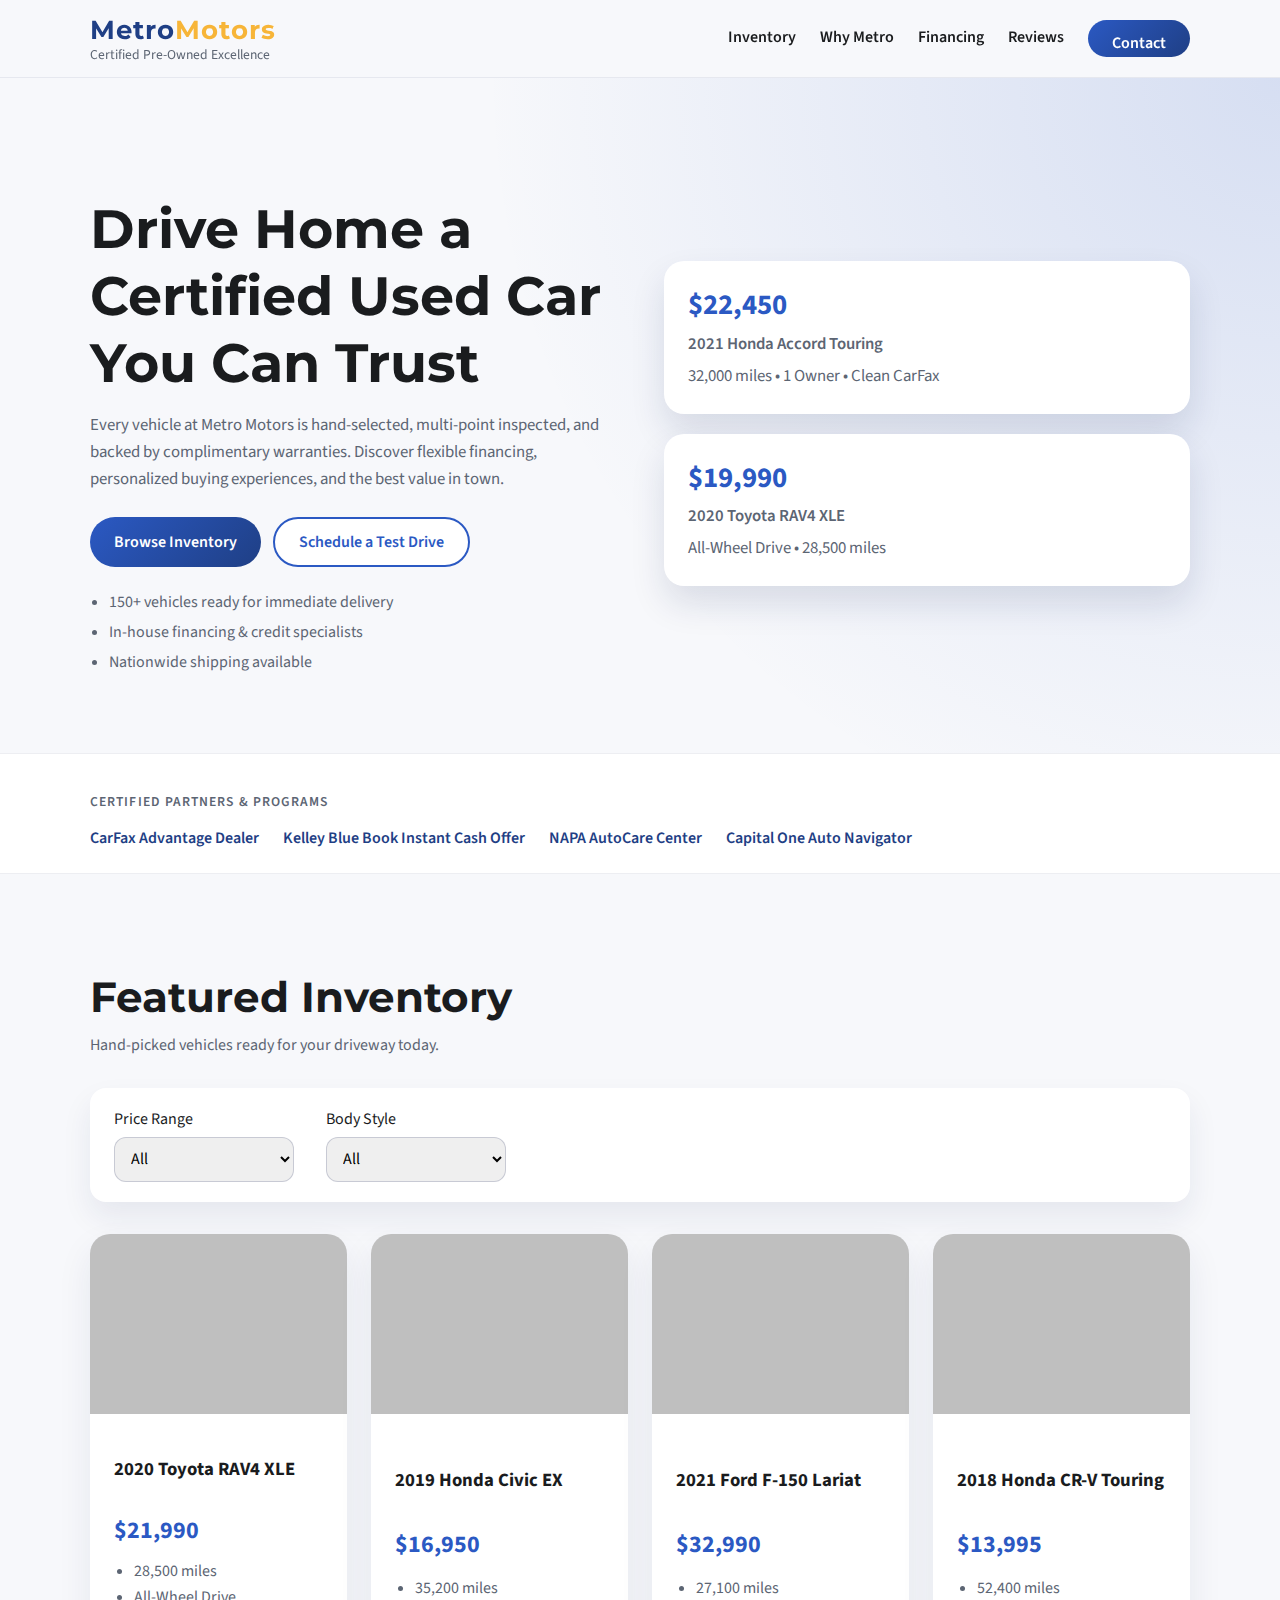
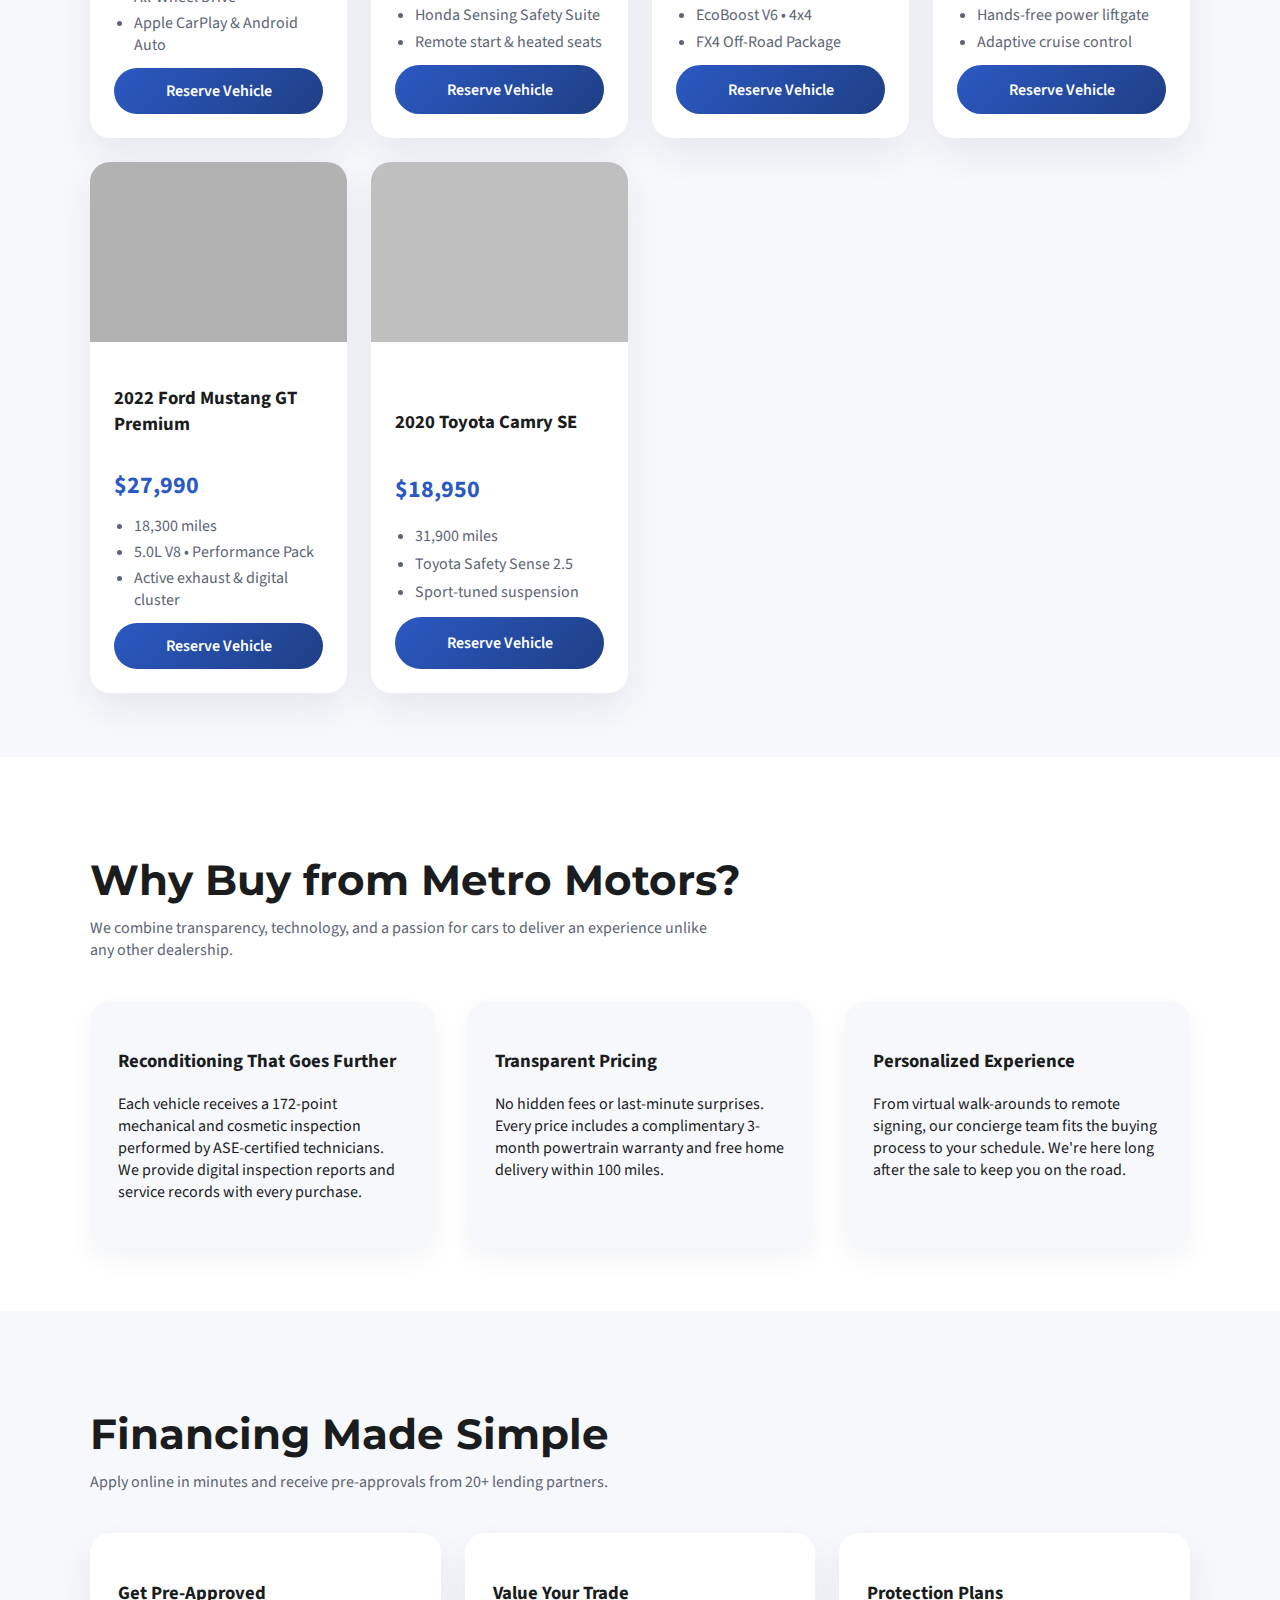
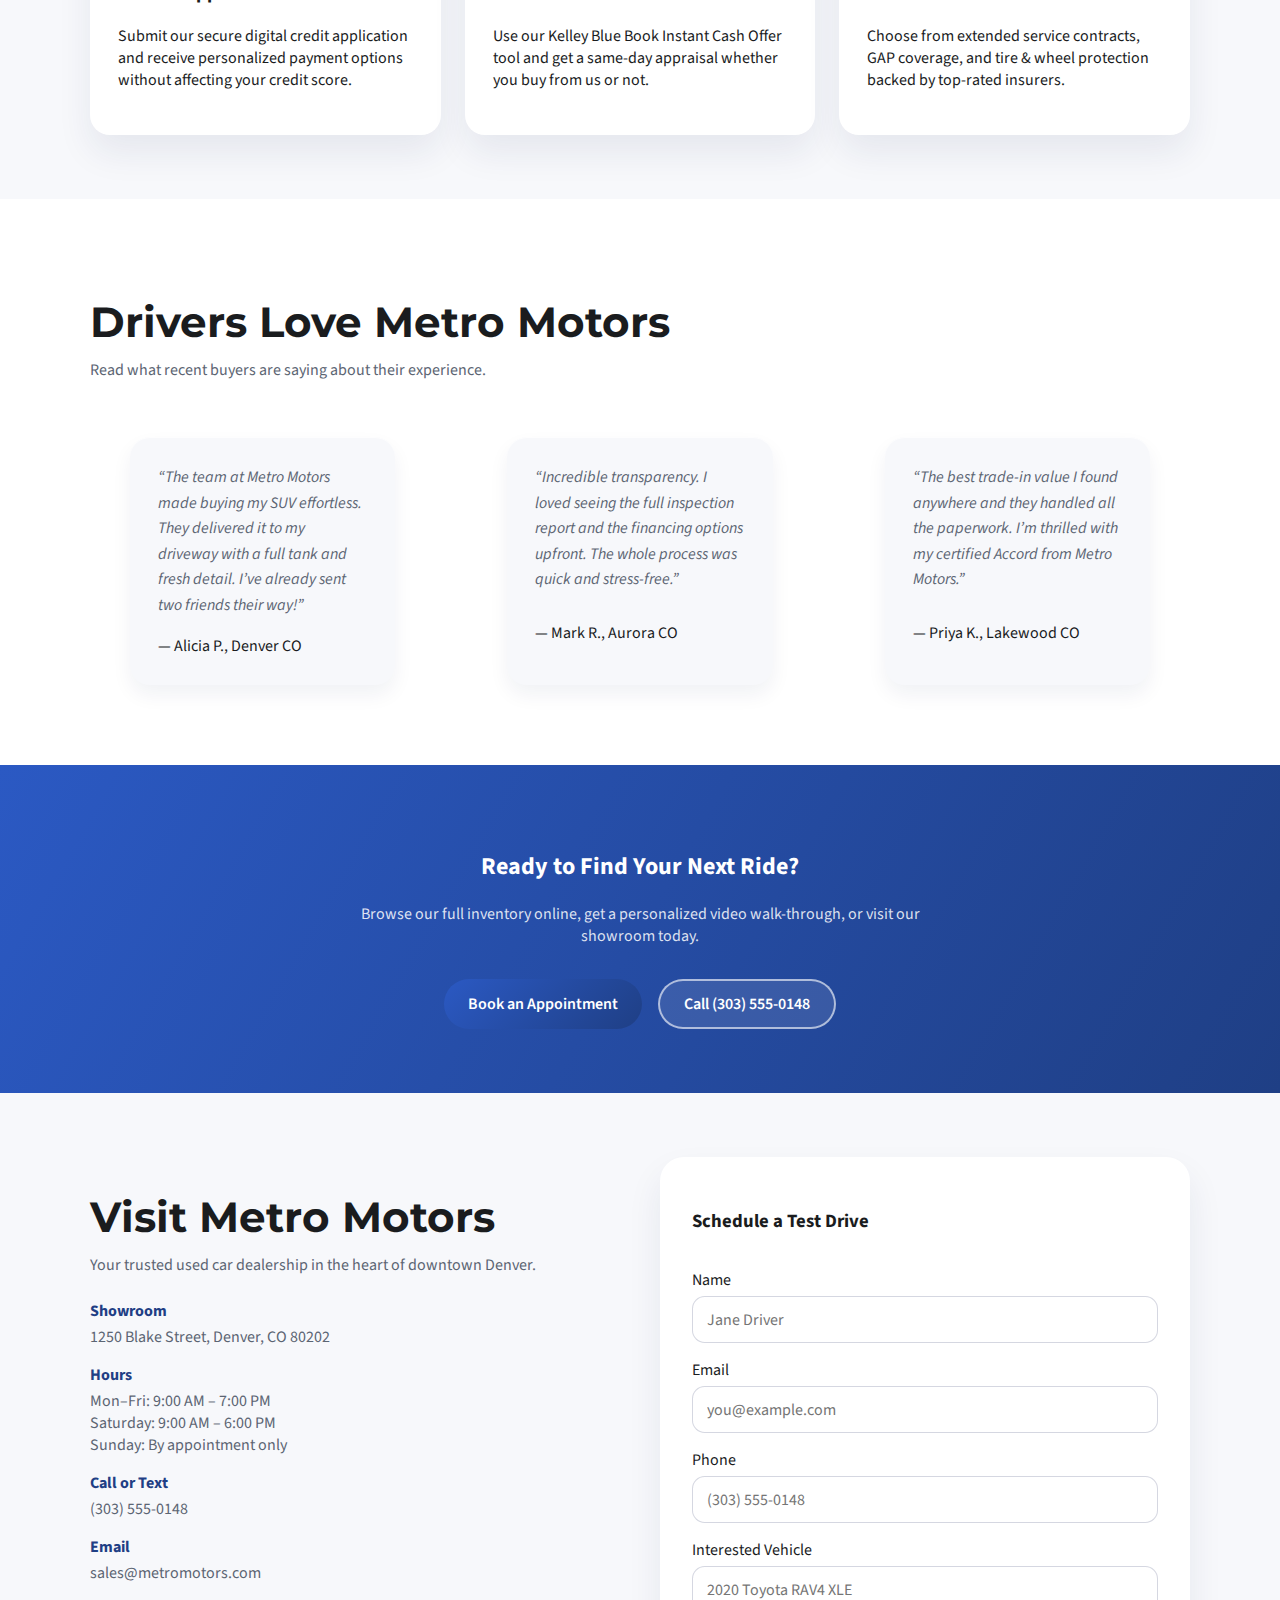
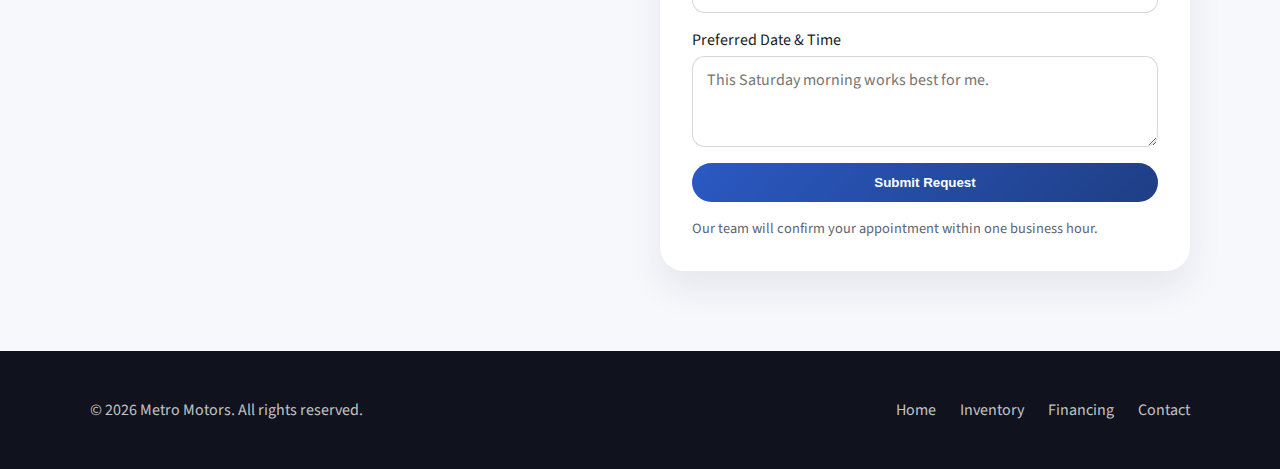
<file: index.html>
<!DOCTYPE html>
<html lang="en">
  <head>
    <meta charset="UTF-8" />
    <meta name="viewport" content="width=device-width, initial-scale=1" />
    <title>Metro Motors | Quality Used Cars in Your City</title>
    <meta
      name="description"
      content="Metro Motors is your trusted used car dealership offering certified pre-owned vehicles, flexible financing, and unbeatable customer service."
    />
    <link rel="preconnect" href="https://fonts.googleapis.com" />
    <link rel="preconnect" href="https://fonts.gstatic.com" crossorigin />
    <link
      href="https://fonts.googleapis.com/css2?family=Montserrat:wght@400;500;600;700&family=Source+Sans+3:wght@300;400;600&display=swap"
      rel="stylesheet"
    />
    <link rel="stylesheet" href="assets/styles.css" />
  </head>
  <body>
    <header class="site-header">
      <div class="container">
        <div class="branding">
          <span class="logo">Metro<span>Motors</span></span>
          <p class="tagline">Certified Pre-Owned Excellence</p>
        </div>
        <nav class="site-nav" aria-label="Primary">
          <a href="#inventory">Inventory</a>
          <a href="#why-us">Why Metro</a>
          <a href="#financing">Financing</a>
          <a href="#testimonials">Reviews</a>
          <a href="#contact" class="button">Contact</a>
        </nav>
      </div>
    </header>

    <main>
      <section class="hero" id="hero">
        <div class="container">
          <div class="hero-copy">
            <h1>Drive Home a Certified Used Car You Can Trust</h1>
            <p>
              Every vehicle at Metro Motors is hand-selected, multi-point inspected, and backed by complimentary warranties. Discover flexible financing, personalized buying experiences, and the best value in town.
            </p>
            <div class="hero-actions">
              <a class="button" href="#inventory">Browse Inventory</a>
              <a class="button secondary" href="#contact">Schedule a Test Drive</a>
            </div>
            <ul class="hero-highlights">
              <li>150+ vehicles ready for immediate delivery</li>
              <li>In-house financing &amp; credit specialists</li>
              <li>Nationwide shipping available</li>
            </ul>
          </div>
          <div class="hero-showcase" aria-hidden="true">
            <div class="showcase-card">
              <div class="showcase-price">$22,450</div>
              <p class="showcase-model">2021 Honda Accord Touring</p>
              <p class="showcase-details">32,000 miles • 1 Owner • Clean CarFax</p>
            </div>
            <div class="showcase-card">
              <div class="showcase-price">$19,990</div>
              <p class="showcase-model">2020 Toyota RAV4 XLE</p>
              <p class="showcase-details">All-Wheel Drive • 28,500 miles</p>
            </div>
          </div>
        </div>
      </section>

      <section class="trusted-partners" aria-label="Partner recognitions">
        <div class="container">
          <p class="partners-heading">Certified Partners &amp; Programs</p>
          <ul class="partner-logos">
            <li>CarFax Advantage Dealer</li>
            <li>Kelley Blue Book Instant Cash Offer</li>
            <li>NAPA AutoCare Center</li>
            <li>Capital One Auto Navigator</li>
          </ul>
        </div>
      </section>

      <section class="inventory" id="inventory" aria-labelledby="inventory-heading">
        <div class="container">
          <div class="section-heading">
            <h2 id="inventory-heading">Featured Inventory</h2>
            <p>Hand-picked vehicles ready for your driveway today.</p>
          </div>

          <form class="inventory-filters" aria-label="Filter vehicles">
            <div class="form-group">
              <label for="filter-price">Price Range</label>
              <select id="filter-price" name="price">
                <option value="all">All</option>
                <option value="under-15000">Under $15,000</option>
                <option value="15000-25000">$15,000 – $25,000</option>
                <option value="25000-35000">$25,000 – $35,000</option>
                <option value="over-35000">Over $35,000</option>
              </select>
            </div>
            <div class="form-group">
              <label for="filter-type">Body Style</label>
              <select id="filter-type" name="type">
                <option value="all">All</option>
                <option value="suv">SUV</option>
                <option value="sedan">Sedan</option>
                <option value="truck">Truck</option>
                <option value="coupe">Coupe</option>
              </select>
            </div>
          </form>

          <div class="inventory-grid" id="inventory-grid">
            <article class="vehicle-card" data-price="21990" data-type="suv">
              <div class="vehicle-media vehicle-media--rav4" role="img" aria-label="2020 Toyota RAV4 XLE"></div>
              <div class="vehicle-content">
                <h3>2020 Toyota RAV4 XLE</h3>
                <p class="vehicle-price">$21,990</p>
                <ul class="vehicle-details">
                  <li>28,500 miles</li>
                  <li>All-Wheel Drive</li>
                  <li>Apple CarPlay &amp; Android Auto</li>
                </ul>
                <a class="button" href="#contact">Reserve Vehicle</a>
              </div>
            </article>

            <article class="vehicle-card" data-price="16950" data-type="sedan">
              <div class="vehicle-media vehicle-media--civic" role="img" aria-label="2019 Honda Civic EX"></div>
              <div class="vehicle-content">
                <h3>2019 Honda Civic EX</h3>
                <p class="vehicle-price">$16,950</p>
                <ul class="vehicle-details">
                  <li>35,200 miles</li>
                  <li>Honda Sensing Safety Suite</li>
                  <li>Remote start &amp; heated seats</li>
                </ul>
                <a class="button" href="#contact">Reserve Vehicle</a>
              </div>
            </article>

            <article class="vehicle-card" data-price="32990" data-type="truck">
              <div class="vehicle-media vehicle-media--f150" role="img" aria-label="2021 Ford F-150 Lariat"></div>
              <div class="vehicle-content">
                <h3>2021 Ford F-150 Lariat</h3>
                <p class="vehicle-price">$32,990</p>
                <ul class="vehicle-details">
                  <li>27,100 miles</li>
                  <li>EcoBoost V6 • 4x4</li>
                  <li>FX4 Off-Road Package</li>
                </ul>
                <a class="button" href="#contact">Reserve Vehicle</a>
              </div>
            </article>

            <article class="vehicle-card" data-price="13995" data-type="suv">
              <div class="vehicle-media vehicle-media--crv" role="img" aria-label="2018 Honda CR-V Touring"></div>
              <div class="vehicle-content">
                <h3>2018 Honda CR-V Touring</h3>
                <p class="vehicle-price">$13,995</p>
                <ul class="vehicle-details">
                  <li>52,400 miles</li>
                  <li>Hands-free power liftgate</li>
                  <li>Adaptive cruise control</li>
                </ul>
                <a class="button" href="#contact">Reserve Vehicle</a>
              </div>
            </article>

            <article class="vehicle-card" data-price="27990" data-type="coupe">
              <div class="vehicle-media vehicle-media--mustang" role="img" aria-label="2022 Ford Mustang GT Premium"></div>
              <div class="vehicle-content">
                <h3>2022 Ford Mustang GT Premium</h3>
                <p class="vehicle-price">$27,990</p>
                <ul class="vehicle-details">
                  <li>18,300 miles</li>
                  <li>5.0L V8 • Performance Pack</li>
                  <li>Active exhaust &amp; digital cluster</li>
                </ul>
                <a class="button" href="#contact">Reserve Vehicle</a>
              </div>
            </article>

            <article class="vehicle-card" data-price="18950" data-type="sedan">
              <div class="vehicle-media vehicle-media--camry" role="img" aria-label="2020 Toyota Camry SE"></div>
              <div class="vehicle-content">
                <h3>2020 Toyota Camry SE</h3>
                <p class="vehicle-price">$18,950</p>
                <ul class="vehicle-details">
                  <li>31,900 miles</li>
                  <li>Toyota Safety Sense 2.5</li>
                  <li>Sport-tuned suspension</li>
                </ul>
                <a class="button" href="#contact">Reserve Vehicle</a>
              </div>
            </article>
          </div>
        </div>
      </section>

      <section class="why-us" id="why-us" aria-labelledby="why-us-heading">
        <div class="container">
          <div class="section-heading">
            <h2 id="why-us-heading">Why Buy from Metro Motors?</h2>
            <p>We combine transparency, technology, and a passion for cars to deliver an experience unlike any other dealership.</p>
          </div>
          <div class="why-grid">
            <article>
              <h3>Reconditioning That Goes Further</h3>
              <p>
                Each vehicle receives a 172-point mechanical and cosmetic inspection performed by ASE-certified technicians. We provide digital inspection reports and service records with every purchase.
              </p>
            </article>
            <article>
              <h3>Transparent Pricing</h3>
              <p>
                No hidden fees or last-minute surprises. Every price includes a complimentary 3-month powertrain warranty and free home delivery within 100 miles.
              </p>
            </article>
            <article>
              <h3>Personalized Experience</h3>
              <p>
                From virtual walk-arounds to remote signing, our concierge team fits the buying process to your schedule. We're here long after the sale to keep you on the road.
              </p>
            </article>
          </div>
        </div>
      </section>

      <section class="financing" id="financing" aria-labelledby="financing-heading">
        <div class="container">
          <div class="section-heading">
            <h2 id="financing-heading">Financing Made Simple</h2>
            <p>Apply online in minutes and receive pre-approvals from 20+ lending partners.</p>
          </div>
          <div class="financing-grid">
            <div class="financing-card">
              <h3>Get Pre-Approved</h3>
              <p>
                Submit our secure digital credit application and receive personalized payment options without affecting your credit score.
              </p>
            </div>
            <div class="financing-card">
              <h3>Value Your Trade</h3>
              <p>
                Use our Kelley Blue Book Instant Cash Offer tool and get a same-day appraisal whether you buy from us or not.
              </p>
            </div>
            <div class="financing-card">
              <h3>Protection Plans</h3>
              <p>
                Choose from extended service contracts, GAP coverage, and tire &amp; wheel protection backed by top-rated insurers.
              </p>
            </div>
          </div>
        </div>
      </section>

      <section class="testimonials" id="testimonials" aria-labelledby="testimonials-heading">
        <div class="container">
          <div class="section-heading">
            <h2 id="testimonials-heading">Drivers Love Metro Motors</h2>
            <p>Read what recent buyers are saying about their experience.</p>
          </div>
          <div class="testimonial-grid">
            <figure class="testimonial">
              <blockquote>
                “The team at Metro Motors made buying my SUV effortless. They delivered it to my driveway with a full tank and fresh detail. I’ve already sent two friends their way!”
              </blockquote>
              <figcaption>— Alicia P., Denver CO</figcaption>
            </figure>
            <figure class="testimonial">
              <blockquote>
                “Incredible transparency. I loved seeing the full inspection report and the financing options upfront. The whole process was quick and stress-free.”
              </blockquote>
              <figcaption>— Mark R., Aurora CO</figcaption>
            </figure>
            <figure class="testimonial">
              <blockquote>
                “The best trade-in value I found anywhere and they handled all the paperwork. I’m thrilled with my certified Accord from Metro Motors.”
              </blockquote>
              <figcaption>— Priya K., Lakewood CO</figcaption>
            </figure>
          </div>
        </div>
      </section>

      <section class="cta-banner" aria-labelledby="cta-banner-heading">
        <div class="container">
          <h2 id="cta-banner-heading">Ready to Find Your Next Ride?</h2>
          <p>
            Browse our full inventory online, get a personalized video walk-through, or visit our showroom today.
          </p>
          <div class="cta-actions">
            <a class="button" href="#contact">Book an Appointment</a>
            <a class="button secondary" href="tel:3035550148">Call (303) 555-0148</a>
          </div>
        </div>
      </section>

      <section class="contact" id="contact" aria-labelledby="contact-heading">
        <div class="container">
          <div class="contact-wrapper">
            <div class="contact-info">
              <div class="section-heading">
                <h2 id="contact-heading">Visit Metro Motors</h2>
                <p>Your trusted used car dealership in the heart of downtown Denver.</p>
              </div>
              <dl class="info-list">
                <div>
                  <dt>Showroom</dt>
                  <dd>1250 Blake Street, Denver, CO 80202</dd>
                </div>
                <div>
                  <dt>Hours</dt>
                  <dd>
                    Mon–Fri: 9:00 AM – 7:00 PM<br />
                    Saturday: 9:00 AM – 6:00 PM<br />
                    Sunday: By appointment only
                  </dd>
                </div>
                <div>
                  <dt>Call or Text</dt>
                  <dd><a href="tel:3035550148">(303) 555-0148</a></dd>
                </div>
                <div>
                  <dt>Email</dt>
                  <dd><a href="mailto:sales@metromotors.com">sales@metromotors.com</a></dd>
                </div>
              </dl>
            </div>
            <form class="contact-form" aria-label="Schedule a test drive">
              <h3>Schedule a Test Drive</h3>
              <div class="form-field">
                <label for="name">Name</label>
                <input type="text" id="name" name="name" placeholder="Jane Driver" required />
              </div>
              <div class="form-field">
                <label for="email">Email</label>
                <input type="email" id="email" name="email" placeholder="you@example.com" required />
              </div>
              <div class="form-field">
                <label for="phone">Phone</label>
                <input type="tel" id="phone" name="phone" placeholder="(303) 555-0148" required />
              </div>
              <div class="form-field">
                <label for="vehicle">Interested Vehicle</label>
                <input type="text" id="vehicle" name="vehicle" placeholder="2020 Toyota RAV4 XLE" />
              </div>
              <div class="form-field">
                <label for="message">Preferred Date &amp; Time</label>
                <textarea id="message" name="message" rows="3" placeholder="This Saturday morning works best for me."></textarea>
              </div>
              <button type="submit" class="button">Submit Request</button>
              <p class="form-disclaimer">Our team will confirm your appointment within one business hour.</p>
            </form>
          </div>
        </div>
      </section>
    </main>

    <footer class="site-footer">
      <div class="container">
        <p>&copy; <span id="current-year"></span> Metro Motors. All rights reserved.</p>
        <nav aria-label="Footer">
          <a href="#hero">Home</a>
          <a href="#inventory">Inventory</a>
          <a href="#financing">Financing</a>
          <a href="#contact">Contact</a>
        </nav>
      </div>
    </footer>

    <script src="assets/script.js"></script>
  </body>
</html>
</file>
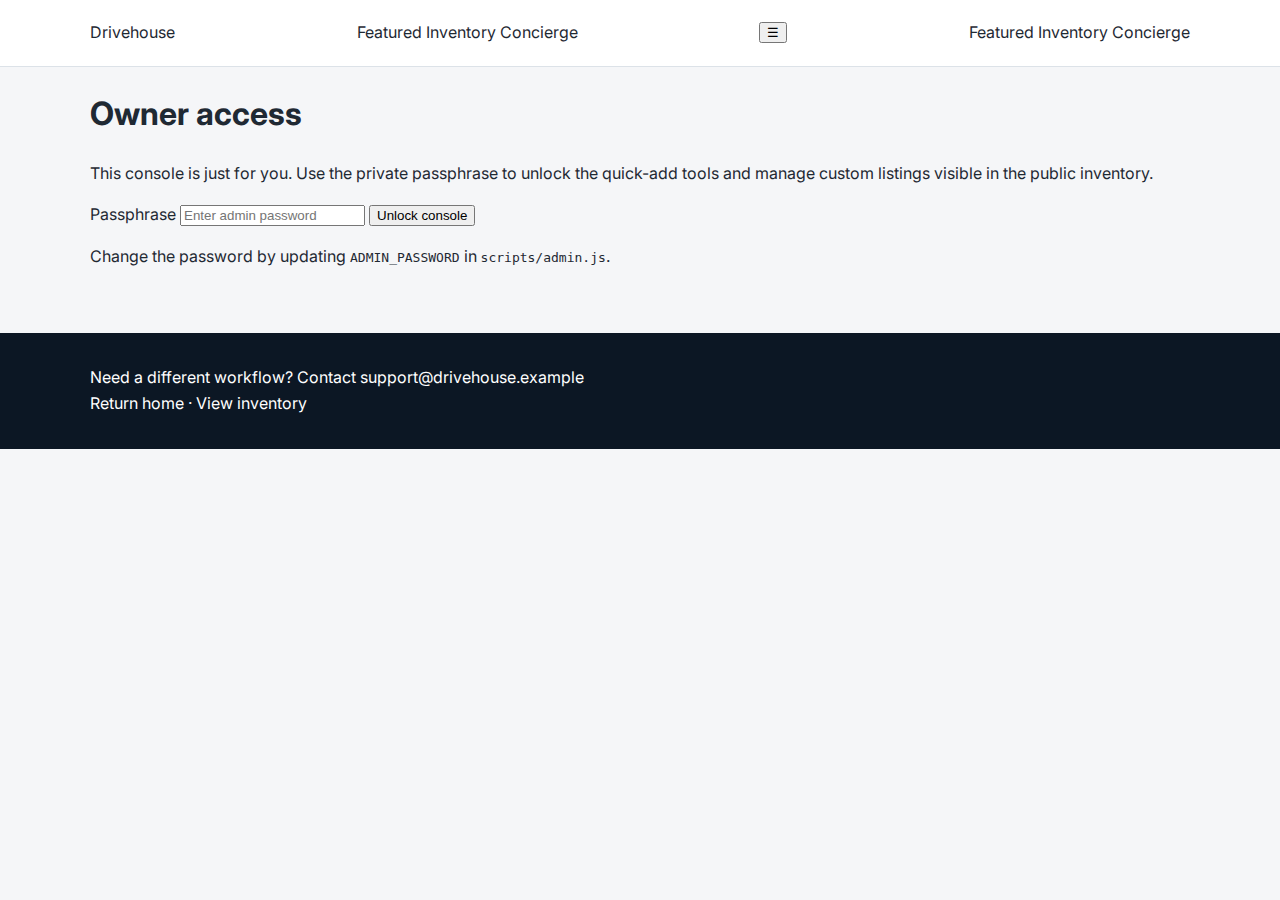
<file: admin.html>
<!DOCTYPE html>
<html lang="en">
  <head>
    <meta charset="utf-8" />
    <meta name="viewport" content="width=device-width, initial-scale=1" />
    <title>Drivehouse Dealer Console</title>
    <link rel="preconnect" href="https://fonts.googleapis.com" />
    <link rel="preconnect" href="https://fonts.gstatic.com" crossorigin />
    <link
      href="https://fonts.googleapis.com/css2?family=Inter:wght@400;500;600&family=Poppins:wght@500;600;700&display=swap"
      rel="stylesheet"
    />
    <link rel="stylesheet" href="styles/main.css" />
  </head>
  <body>
    <header class="site-header">
      <div class="container site-header__inner">
        <a class="brand" href="index.html">Drivehouse</a>
        <nav class="nav-links" aria-label="Primary">
          <a href="index.html#inventory-preview">Featured</a>
          <a href="inventory.html">Inventory</a>
          <a href="index.html#contact">Concierge</a>
        </nav>
        <button class="menu-toggle" data-menu-toggle aria-expanded="false" aria-controls="mobile-menu">☰</button>
        <aside class="mobile-menu" id="mobile-menu" data-mobile-menu>
          <nav aria-label="Mobile">
            <a href="index.html#inventory-preview">Featured</a>
            <a href="inventory.html">Inventory</a>
            <a href="index.html#contact">Concierge</a>
          </nav>
        </aside>
      </div>
    </header>

    <main>
      <section>
        <div class="admin-layout container">
          <section class="admin-card" data-admin-login>
            <h1>Owner access</h1>
            <p>
              This console is just for you. Use the private passphrase to unlock the quick-add tools and manage custom
              listings visible in the public inventory.
            </p>
            <form id="adminLoginForm">
              <label>
                Passphrase
                <input type="password" name="password" placeholder="Enter admin password" required />
              </label>
              <button class="button" type="submit">Unlock console</button>
            </form>
            <p class="filter-hint">
              Change the password by updating <code>ADMIN_PASSWORD</code> in <code>scripts/admin.js</code>.
            </p>
            <div class="admin-feedback" data-login-feedback hidden></div>
          </section>

          <section class="admin-card" data-admin-dashboard hidden>
            <header>
              <h2>Quick add inventory</h2>
              <p class="filter-hint">
                Listings added here appear immediately on the inventory page in your browser. Use this while you finalize
                integrations with your full back office system.
              </p>
            </header>
            <details class="admin-guide">
              <summary>How to publish a listing from this console</summary>
              <ol>
                <li>Unlock the console with your private passphrase.</li>
                <li>Fill in the vehicle specs, pricing, and upload-ready photo URLs below. The first image becomes the thumbnail.</li>
                <li>
                  Use the gallery field to paste additional images (one per line). These power the scrollable detail page when
                  shoppers click a vehicle in the inventory.
                </li>
                <li>Submit the form to publish instantly. You can manage custom entries in the list underneath.</li>
              </ol>
            </details>
            <form id="quickAddForm">
              <div class="form-grid">
                <label>
                  Make
                  <input type="text" name="make" placeholder="Aurora" required />
                </label>
                <label>
                  Model
                  <input type="text" name="model" placeholder="GT" required />
                </label>
                <label>
                  Model year
                  <input type="number" name="year" placeholder="2024" min="1980" max="2099" />
                </label>
                <label>
                  Asking price
                  <input type="number" name="price" placeholder="68900" min="0" step="500" required />
                </label>
                <label>
                  Mileage
                  <input type="number" name="mileage" placeholder="8500" min="0" step="100" />
                </label>
                <label>
                  Body style
                  <input type="text" name="bodyType" placeholder="Coupe" />
                </label>
                <label>
                  Fuel type
                  <input type="text" name="fuel" placeholder="Hybrid" />
                </label>
                <label>
                  Transmission
                  <input type="text" name="transmission" placeholder="Automatic" />
                </label>
                <label>
                  Location
                  <input type="text" name="location" placeholder="San Francisco, CA" />
                </label>
                <label>
                  Exterior color
                  <input type="text" name="color" placeholder="Obsidian Black" />
                </label>
                <label>
                  Image URL
                  <input type="url" name="image" placeholder="https://..." />
                </label>
                <label>
                  Feature highlights
                  <input type="text" name="highlights" placeholder="Comma separated list" />
                </label>
                <label class="full-width">
                  Gallery photos
                  <textarea name="gallery" rows="3" placeholder="One URL per line for the detail page carousel"></textarea>
                  <span class="input-hint">The first image field above powers the thumbnail in the inventory list.</span>
                </label>
              </div>
              <div class="filter-actions">
                <button class="button" type="submit">Add to inventory</button>
                <button class="button button--ghost" type="button" data-logout>Sign out</button>
              </div>
            </form>
            <div class="admin-feedback" data-quick-add-feedback hidden></div>

            <section>
              <h3>Custom listings</h3>
              <p class="filter-hint">
                These entries live only in your browser storage for now. Remove them anytime or wire them into your
                production CMS later.
              </p>
              <ul class="admin-inventory__list" data-admin-inventory></ul>
            </section>
          </section>
        </div>
      </section>
    </main>

    <footer class="site-footer">
      <div class="container site-footer__inner">
        <div>Need a different workflow? Contact support@drivehouse.example</div>
        <div>
          <a href="index.html">Return home</a> ·
          <a href="inventory.html">View inventory</a>
        </div>
      </div>
    </footer>

    <script src="scripts/data.js"></script>
    <script src="scripts/common.js" defer></script>
    <script src="scripts/admin.js" defer></script>
  </body>
</html>
</file>
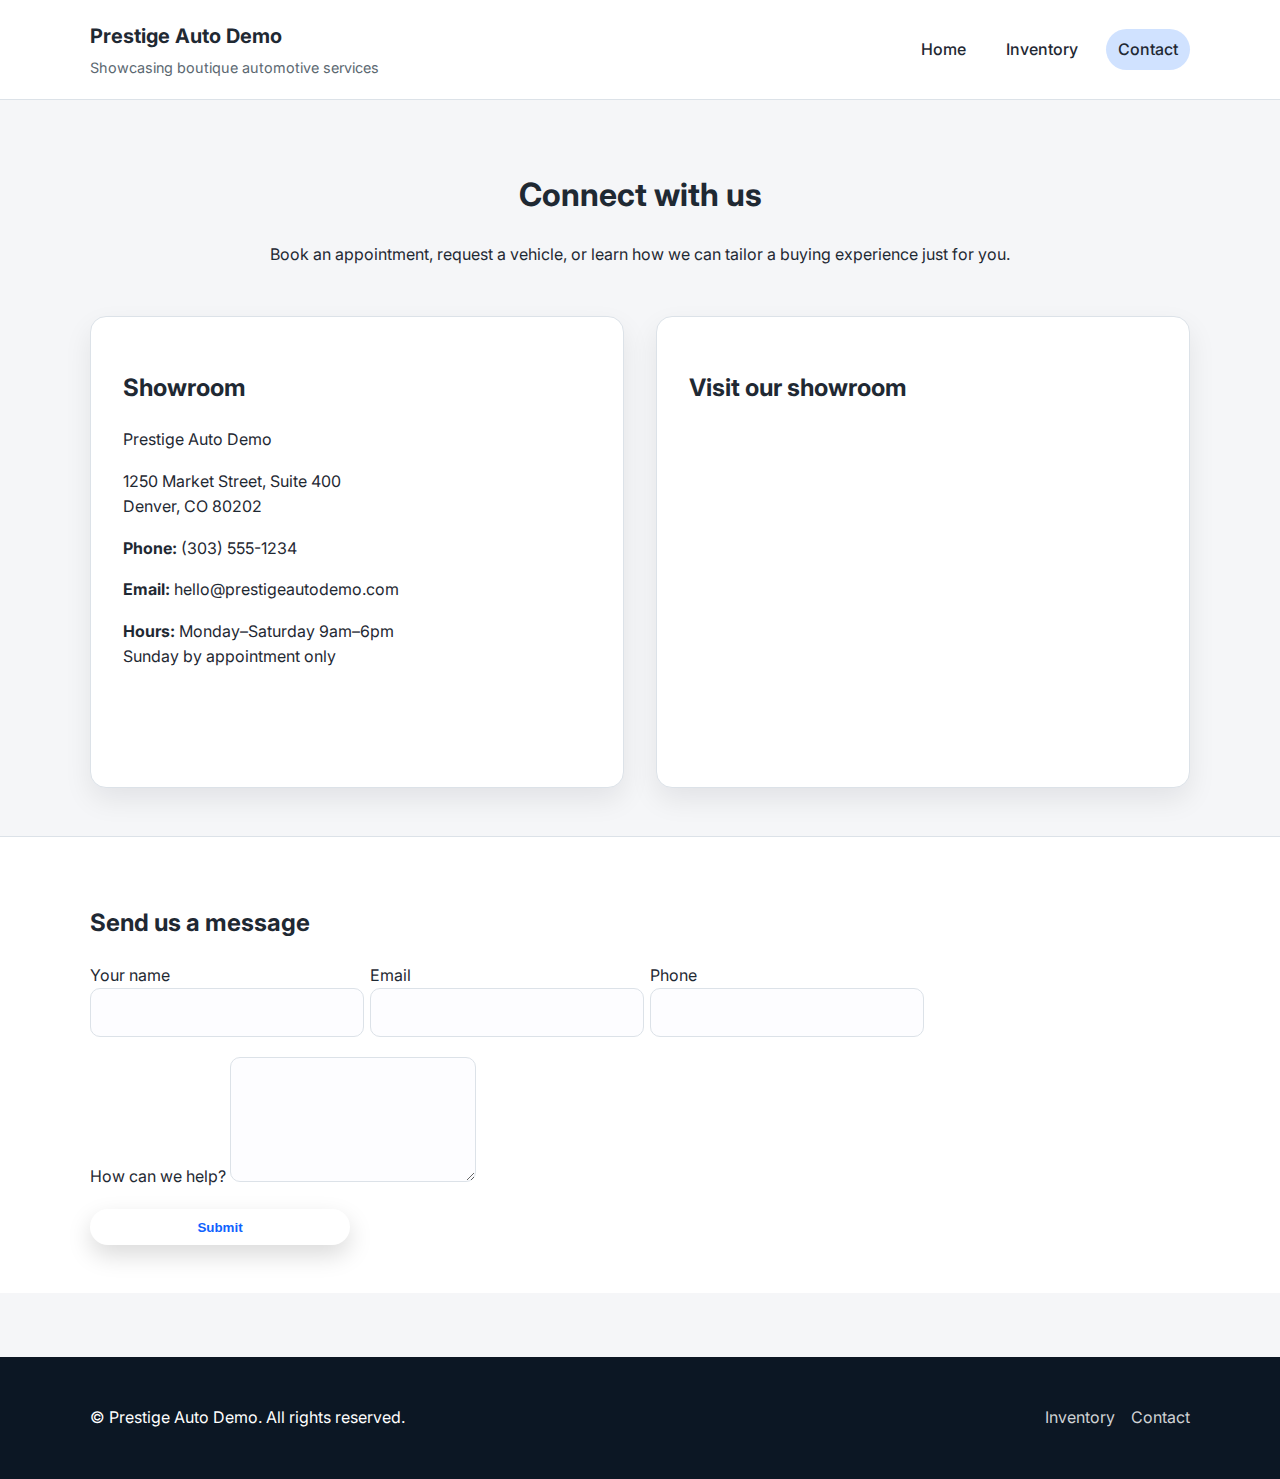
<file: contact.html>
<!DOCTYPE html>
<html lang="en">
<head>
  <meta charset="UTF-8" />
  <meta name="viewport" content="width=device-width, initial-scale=1.0" />
  <title>Prestige Auto Demo | Contact</title>
  <link rel="stylesheet" href="styles/main.css" />
  <link rel="preconnect" href="https://fonts.googleapis.com" />
  <link rel="preconnect" href="https://fonts.gstatic.com" crossorigin />
  <link href="https://fonts.googleapis.com/css2?family=Inter:wght@300;400;500;600;700&display=swap" rel="stylesheet" />
</head>
<body>
  <header class="site-header">
    <div class="container">
      <div class="branding">
        <a href="index.html" class="logo">Prestige Auto Demo</a>
        <p class="tagline">Showcasing boutique automotive services</p>
      </div>
      <nav class="site-nav">
        <a href="index.html">Home</a>
        <a href="inventory.html">Inventory</a>
        <a href="contact.html" class="active">Contact</a>
      </nav>
    </div>
  </header>

  <main>
    <section class="page-header">
      <div class="container">
        <h1>Connect with us</h1>
        <p>
          Book an appointment, request a vehicle, or learn how we can tailor a buying experience just
          for you.
        </p>
      </div>
    </section>

    <section class="contact container">
      <div class="contact-card">
        <h2>Showroom</h2>
        <p>Prestige Auto Demo</p>
        <p>1250 Market Street, Suite 400<br />Denver, CO 80202</p>
        <p><strong>Phone:</strong> <a href="tel:13035551234">(303) 555-1234</a></p>
        <p><strong>Email:</strong> <a href="mailto:hello@prestigeautodemo.com">hello@prestigeautodemo.com</a></p>
        <p class="hours">
          <strong>Hours:</strong> Monday–Saturday 9am–6pm<br />Sunday by appointment only
        </p>
      </div>
      <div class="map-card">
        <h2>Visit our showroom</h2>
        <div class="map-embed" role="presentation">
          <iframe
            title="Map showing the Prestige Auto Demo showroom"
            src="https://www.google.com/maps/embed?pb=!1m18!1m12!1m3!1d3067.561607656978!2d-104.99519452341501!3d39.74895697156038!2m3!1f0!2f0!3f0!3m2!1i1024!2i768!4f13.1!3m3!1m2!1s0x876c78d2f0d78055%3A0x99665c5dbe0efc4!2sMarket%20Station!5e0!3m2!1sen!2sus!4v1700000000000!5m2!1sen!2sus"
            loading="lazy"
            referrerpolicy="no-referrer-when-downgrade"
            allowfullscreen
          ></iframe>
        </div>
      </div>
    </section>

    <section class="contact-form-section">
      <div class="container">
        <h2>Send us a message</h2>
        <form class="contact-form">
          <label>
            <span>Your name</span>
            <input type="text" name="name" required />
          </label>
          <label>
            <span>Email</span>
            <input type="email" name="email" required />
          </label>
          <label>
            <span>Phone</span>
            <input type="tel" name="phone" />
          </label>
          <label class="full-width">
            <span>How can we help?</span>
            <textarea name="message" rows="4" required></textarea>
          </label>
          <button class="btn btn-primary" type="submit">Submit</button>
        </form>
      </div>
    </section>
  </main>

  <footer class="site-footer">
    <div class="container footer-content">
      <p>&copy; <span id="current-year"></span> Prestige Auto Demo. All rights reserved.</p>
      <div class="footer-links">
        <a href="inventory.html">Inventory</a>
        <a href="contact.html" class="active">Contact</a>
      </div>
    </div>
  </footer>

  <script src="scripts/common.js"></script>
</body>
</html>
</file>
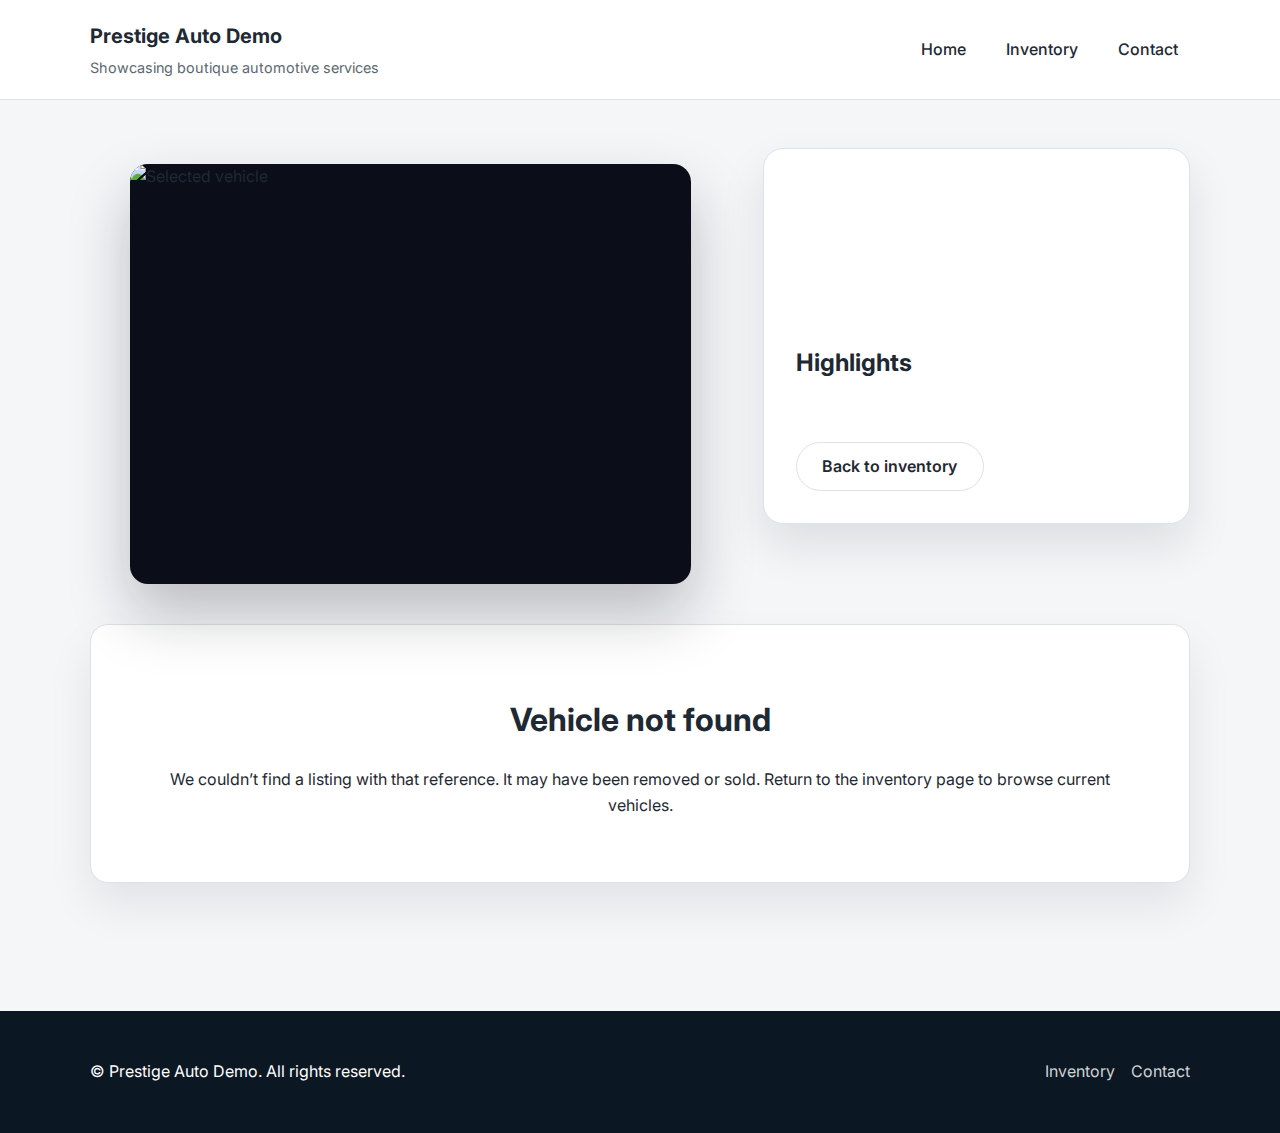
<file: vehicle.html>
<!DOCTYPE html>
<html lang="en">
  <head>
    <meta charset="UTF-8" />
    <meta name="viewport" content="width=device-width, initial-scale=1.0" />
    <title>Vehicle detail | Prestige Auto Demo</title>
    <link rel="stylesheet" href="styles/main.css" />
    <link rel="preconnect" href="https://fonts.googleapis.com" />
    <link rel="preconnect" href="https://fonts.gstatic.com" crossorigin />
    <link href="https://fonts.googleapis.com/css2?family=Inter:wght@300;400;500;600;700&display=swap" rel="stylesheet" />
  </head>
  <body>
    <header class="site-header">
      <div class="container">
        <div class="branding">
          <a href="index.html" class="logo">Prestige Auto Demo</a>
          <p class="tagline">Showcasing boutique automotive services</p>
        </div>
        <nav class="site-nav">
          <a href="index.html">Home</a>
          <a href="inventory.html">Inventory</a>
          <a href="contact.html">Contact</a>
        </nav>
      </div>
    </header>

    <main class="vehicle-page">
      <section class="vehicle-hero">
        <div class="container">
          <div class="vehicle-hero__layout" data-vehicle-detail hidden>
            <div class="vehicle-gallery">
              <figure class="vehicle-gallery__main">
                <img data-gallery-main alt="Selected vehicle" />
              </figure>
              <div class="vehicle-gallery__strip" data-gallery-strip aria-label="Vehicle gallery" role="list"></div>
            </div>
            <aside class="vehicle-summary">
              <p class="vehicle-status" data-vehicle-status></p>
              <h1 data-vehicle-title></h1>
              <p class="vehicle-price" data-vehicle-price></p>
              <p class="vehicle-meta" data-vehicle-meta></p>
              <dl class="vehicle-specs" data-vehicle-specs></dl>
              <section class="vehicle-highlights">
                <h2>Highlights</h2>
                <ul data-vehicle-highlights></ul>
              </section>
              <p class="vehicle-description" data-vehicle-description></p>
              <div class="vehicle-actions">
                <a class="btn btn-secondary" href="inventory.html">Back to inventory</a>
              </div>
            </aside>
          </div>
          <div class="vehicle-empty" data-vehicle-empty hidden>
            <h1>Vehicle not found</h1>
            <p>
              We couldn’t find a listing with that reference. It may have been removed or sold. Return to the
              <a href="inventory.html">inventory page</a> to browse current vehicles.
            </p>
          </div>
        </div>
      </section>
    </main>

    <footer class="site-footer">
      <div class="container footer-content">
        <p>&copy; <span id="current-year"></span> Prestige Auto Demo. All rights reserved.</p>
        <div class="footer-links">
          <a href="inventory.html">Inventory</a>
          <a href="contact.html">Contact</a>
        </div>
      </div>
    </footer>

    <script src="scripts/common.js"></script>
    <script type="module" src="scripts/vehicle-detail.js"></script>
  </body>
</html>
</file>
<file: assets/styles.css>
:root {
  --primary: #2b59c3;
  --primary-dark: #1f3f85;
  --accent: #f7b538;
  --text: #1a1c1e;
  --muted: #5c6573;
  --background: #f7f8fb;
  --white: #ffffff;
  font-size: 16px;
}

* {
  box-sizing: border-box;
}

body {
  margin: 0;
  font-family: "Source Sans 3", system-ui, -apple-system, BlinkMacSystemFont, "Segoe UI", sans-serif;
  color: var(--text);
  background: var(--background);
}

a {
  color: inherit;
  text-decoration: none;
}

a:hover,
a:focus {
  text-decoration: underline;
}

img {
  max-width: 100%;
  display: block;
}

.container {
  width: min(1100px, 92vw);
  margin: 0 auto;
}

.button {
  display: inline-flex;
  align-items: center;
  justify-content: center;
  gap: 0.5rem;
  padding: 0.75rem 1.5rem;
  border-radius: 999px;
  background: linear-gradient(135deg, var(--primary), var(--primary-dark));
  color: var(--white);
  font-weight: 600;
  border: none;
  cursor: pointer;
  transition: transform 0.2s ease, box-shadow 0.2s ease;
}

.button:hover,
.button:focus {
  transform: translateY(-2px);
  box-shadow: 0 12px 24px rgba(43, 89, 195, 0.25);
  text-decoration: none;
}

.button.secondary {
  background: var(--white);
  color: var(--primary);
  border: 2px solid var(--primary);
}

.site-header {
  position: sticky;
  top: 0;
  z-index: 10;
  background: rgba(247, 248, 251, 0.96);
  backdrop-filter: blur(6px);
  border-bottom: 1px solid rgba(27, 37, 89, 0.08);
}

.site-header .container {
  display: flex;
  align-items: center;
  justify-content: space-between;
  padding: 0.85rem 0;
}

.branding .logo {
  font-family: "Montserrat", "Source Sans 3", sans-serif;
  font-weight: 700;
  letter-spacing: 0.04em;
  font-size: 1.6rem;
  color: var(--primary-dark);
}

.branding .logo span {
  color: var(--accent);
}

.branding .tagline {
  margin: 0;
  font-size: 0.85rem;
  color: var(--muted);
}

.site-nav {
  display: flex;
  align-items: center;
  gap: 1.5rem;
  font-weight: 600;
}

.site-nav a {
  position: relative;
  padding-bottom: 0.2rem;
}

.site-nav a::after {
  content: "";
  position: absolute;
  left: 0;
  bottom: -0.2rem;
  width: 100%;
  height: 2px;
  background: var(--primary);
  transform: scaleX(0);
  transform-origin: left;
  transition: transform 0.2s ease;
}

.site-nav a:hover::after,
.site-nav a:focus::after {
  transform: scaleX(1);
}

.hero {
  padding: 5rem 0 4rem;
  background: radial-gradient(circle at top right, rgba(43, 89, 195, 0.16), transparent 55%),
    var(--background);
}

.hero .container {
  display: grid;
  gap: 3rem;
  grid-template-columns: repeat(auto-fit, minmax(280px, 1fr));
  align-items: center;
}

.hero h1 {
  font-size: clamp(2.25rem, 3vw + 1rem, 3.4rem);
  font-family: "Montserrat", sans-serif;
  margin-bottom: 1rem;
}

.hero p {
  font-size: 1.05rem;
  line-height: 1.6;
  color: var(--muted);
}

.hero-actions {
  display: flex;
  flex-wrap: wrap;
  gap: 0.75rem;
  margin: 1.5rem 0;
}

.hero-highlights {
  display: grid;
  gap: 0.5rem;
  padding-left: 1.2rem;
  color: var(--muted);
}

.hero-showcase {
  display: grid;
  gap: 1.25rem;
}

.showcase-card {
  padding: 1.5rem;
  border-radius: 1.25rem;
  background: var(--white);
  box-shadow: 0 18px 35px rgba(20, 36, 86, 0.12);
}

.showcase-price {
  font-size: 1.8rem;
  font-weight: 700;
  color: var(--primary);
}

.showcase-model {
  font-weight: 600;
  margin: 0.3rem 0;
}

.showcase-details {
  color: var(--muted);
  margin: 0;
}

.trusted-partners {
  border-top: 1px solid rgba(27, 37, 89, 0.08);
  border-bottom: 1px solid rgba(27, 37, 89, 0.08);
  background: var(--white);
  padding: 1.5rem 0;
}

.partners-heading {
  font-weight: 600;
  margin-bottom: 1rem;
  color: var(--muted);
  text-transform: uppercase;
  letter-spacing: 0.08em;
  font-size: 0.85rem;
}

.partner-logos {
  display: flex;
  flex-wrap: wrap;
  gap: 1.5rem;
  list-style: none;
  margin: 0;
  padding: 0;
  color: var(--primary-dark);
  font-weight: 600;
}

.section-heading h2 {
  font-family: "Montserrat", sans-serif;
  font-size: clamp(2rem, 1rem + 2vw, 2.6rem);
  margin-bottom: 0.75rem;
}

.section-heading p {
  margin: 0;
  color: var(--muted);
  max-width: 640px;
}

.inventory {
  padding: 4rem 0;
}

.inventory-filters {
  margin: 2rem 0;
  display: flex;
  gap: 2rem;
  flex-wrap: wrap;
  background: var(--white);
  padding: 1.25rem 1.5rem;
  border-radius: 1rem;
  box-shadow: 0 15px 30px rgba(20, 36, 86, 0.08);
}

.form-group {
  display: grid;
  gap: 0.4rem;
  min-width: 180px;
}

.form-group select {
  padding: 0.6rem 0.75rem;
  border-radius: 0.75rem;
  border: 1px solid rgba(20, 36, 86, 0.18);
  font: inherit;
}

.inventory-grid {
  display: grid;
  gap: 1.5rem;
  grid-template-columns: repeat(auto-fit, minmax(250px, 1fr));
}

.vehicle-card {
  display: grid;
  background: var(--white);
  border-radius: 1.25rem;
  overflow: hidden;
  box-shadow: 0 15px 35px rgba(20, 36, 86, 0.08);
  transition: transform 0.2s ease, box-shadow 0.2s ease;
}

.vehicle-card:hover,
.vehicle-card:focus-within {
  transform: translateY(-6px);
  box-shadow: 0 25px 45px rgba(20, 36, 86, 0.12);
}

.vehicle-media {
  height: 180px;
  background-size: cover;
  background-position: center;
}

.vehicle-media--rav4 {
  background-image: linear-gradient(rgba(0, 0, 0, 0.25), rgba(0, 0, 0, 0.25)),
    url("https://images.unsplash.com/photo-1523983388277-336a66bf9bcd?auto=format&fit=crop&w=900&q=60");
}

.vehicle-media--civic {
  background-image: linear-gradient(rgba(0, 0, 0, 0.25), rgba(0, 0, 0, 0.25)),
    url("https://images.unsplash.com/photo-1483721310020-03333e577078?auto=format&fit=crop&w=900&q=60");
}

.vehicle-media--f150 {
  background-image: linear-gradient(rgba(0, 0, 0, 0.25), rgba(0, 0, 0, 0.25)),
    url("https://images.unsplash.com/photo-1549921296-3ecf4b138525?auto=format&fit=crop&w=900&q=60");
}

.vehicle-media--crv {
  background-image: linear-gradient(rgba(0, 0, 0, 0.25), rgba(0, 0, 0, 0.25)),
    url("https://images.unsplash.com/photo-1493238792000-8113da705763?auto=format&fit=crop&w=900&q=60");
}

.vehicle-media--mustang {
  background-image: linear-gradient(rgba(0, 0, 0, 0.3), rgba(0, 0, 0, 0.3)),
    url("https://images.unsplash.com/photo-1503736334956-4c8f8e92946d?auto=format&fit=crop&w=900&q=60");
}

.vehicle-media--camry {
  background-image: linear-gradient(rgba(0, 0, 0, 0.25), rgba(0, 0, 0, 0.25)),
    url("https://images.unsplash.com/photo-1512495961745-4aa529d2737c?auto=format&fit=crop&w=900&q=60");
}

.vehicle-content {
  padding: 1.5rem;
  display: grid;
  gap: 0.75rem;
}

.vehicle-price {
  font-size: 1.5rem;
  color: var(--primary);
  font-weight: 700;
  margin: 0;
}

.vehicle-details {
  margin: 0;
  padding-left: 1.25rem;
  color: var(--muted);
  display: grid;
  gap: 0.25rem;
}

.why-us {
  padding: 4rem 0;
  background: var(--white);
}

.why-grid {
  display: grid;
  gap: 2rem;
  grid-template-columns: repeat(auto-fit, minmax(220px, 1fr));
  margin-top: 2.5rem;
}

.why-grid article {
  background: var(--background);
  padding: 1.75rem;
  border-radius: 1.25rem;
  box-shadow: inset 0 1px 0 rgba(255, 255, 255, 0.7), 0 12px 24px rgba(20, 36, 86, 0.05);
}

.financing {
  padding: 4rem 0;
}

.financing-grid {
  display: grid;
  gap: 1.5rem;
  grid-template-columns: repeat(auto-fit, minmax(220px, 1fr));
  margin-top: 2.5rem;
}

.financing-card {
  background: var(--white);
  border-radius: 1.25rem;
  padding: 1.75rem;
  box-shadow: 0 18px 35px rgba(20, 36, 86, 0.08);
}

.testimonials {
  padding: 4rem 0;
  background: var(--white);
}

.testimonial-grid {
  display: grid;
  gap: 2rem;
  grid-template-columns: repeat(auto-fit, minmax(240px, 1fr));
  margin-top: 2.5rem;
}

.testimonial {
  background: var(--background);
  border-radius: 1.25rem;
  padding: 1.75rem;
  box-shadow: inset 0 1px 0 rgba(255, 255, 255, 0.7), 0 10px 20px rgba(20, 36, 86, 0.06);
  display: grid;
  gap: 1rem;
}

.testimonial blockquote {
  margin: 0;
  font-style: italic;
  color: var(--muted);
  line-height: 1.6;
}

.cta-banner {
  padding: 4rem 0;
  background: linear-gradient(120deg, var(--primary), var(--primary-dark));
  color: var(--white);
  text-align: center;
}

.cta-banner p {
  margin: 0 auto;
  max-width: 560px;
  color: rgba(255, 255, 255, 0.85);
}

.cta-actions {
  display: flex;
  justify-content: center;
  gap: 1rem;
  flex-wrap: wrap;
  margin-top: 2rem;
}

.cta-banner .button.secondary {
  background: rgba(255, 255, 255, 0.1);
  color: var(--white);
  border-color: rgba(255, 255, 255, 0.6);
}

.contact {
  padding: 4rem 0 5rem;
}

.contact-wrapper {
  display: grid;
  gap: 2.5rem;
  grid-template-columns: repeat(auto-fit, minmax(280px, 1fr));
  align-items: start;
}

.contact-info {
  display: grid;
  gap: 1.5rem;
}

.info-list {
  margin: 0;
  padding: 0;
  display: grid;
  gap: 1rem;
}

.info-list dt {
  font-weight: 700;
  color: var(--primary-dark);
}

.info-list dd {
  margin: 0.25rem 0 0;
  color: var(--muted);
}

.contact-form {
  background: var(--white);
  border-radius: 1.5rem;
  padding: 2rem;
  box-shadow: 0 18px 35px rgba(20, 36, 86, 0.08);
  display: grid;
  gap: 1rem;
}

.form-field {
  display: grid;
  gap: 0.35rem;
}

.form-field input,
.form-field textarea {
  padding: 0.7rem 0.85rem;
  border-radius: 0.8rem;
  border: 1px solid rgba(20, 36, 86, 0.18);
  font: inherit;
}

.form-disclaimer {
  margin: 0;
  font-size: 0.9rem;
  color: var(--muted);
}

.site-footer {
  background: #10131d;
  color: rgba(255, 255, 255, 0.75);
  padding: 2rem 0;
}

.site-footer .container {
  display: flex;
  flex-wrap: wrap;
  align-items: center;
  justify-content: space-between;
  gap: 1rem;
}

.site-footer nav {
  display: flex;
  gap: 1.5rem;
  flex-wrap: wrap;
}

.site-footer a {
  color: rgba(255, 255, 255, 0.75);
}

@media (max-width: 720px) {
  .site-nav {
    display: none;
  }

  .site-header .container {
    justify-content: center;
  }

  .hero {
    padding-top: 4rem;
  }

  .inventory-filters {
    gap: 1rem;
  }
}

@media (max-width: 480px) {
  .button {
    width: 100%;
  }

  .hero-actions {
    flex-direction: column;
  }

  .cta-actions {
    flex-direction: column;
  }
}
</file>
<file: styles/main.css>
:root {
  color-scheme: light;
  --color-background: #f5f6f8;
  --color-surface: #ffffff;
  --color-accent: #0f62fe;
  --color-accent-soft: #d0e2ff;
  --color-text: #1f2933;
  --color-text-muted: #5b6871;
  --color-border: #dce2e8;
  --font-family: 'Inter', system-ui, -apple-system, BlinkMacSystemFont, 'Segoe UI', sans-serif;
}

* {
  box-sizing: border-box;
}

body {
  margin: 0;
  font-family: var(--font-family);
  color: var(--color-text);
  background: var(--color-background);
  line-height: 1.6;
}

a {
  color: inherit;
  text-decoration: none;
}

a:hover,
a:focus {
  text-decoration: underline;
}

img {
  max-width: 100%;
  display: block;
}

.container {
  width: min(1100px, 92vw);
  margin: 0 auto;
}

.site-header {
  background: var(--color-surface);
  border-bottom: 1px solid var(--color-border);
  position: sticky;
  top: 0;
  z-index: 10;
}

.site-header .container {
  display: flex;
  align-items: center;
  justify-content: space-between;
  gap: 1rem;
  padding: 1.25rem 0;
}

.logo {
  font-weight: 700;
  font-size: 1.25rem;
  display: inline-block;
  margin-bottom: 0.25rem;
}

.tagline {
  margin: 0;
  font-size: 0.9rem;
  color: var(--color-text-muted);
}

.site-nav {
  display: flex;
  gap: 1rem;
  font-weight: 500;
}

.site-nav a {
  padding: 0.5rem 0.75rem;
  border-radius: 999px;
  transition: background 0.2s ease;
}

.site-nav a.active,
.site-nav a:hover {
  background: var(--color-accent-soft);
}

.hero {
  background: linear-gradient(135deg, #0f62fe 0%, #3358ff 100%);
  color: #fff;
  padding: 4rem 0 5rem;
}

.hero-content {
  display: grid;
  gap: 3rem;
  grid-template-columns: repeat(auto-fit, minmax(280px, 1fr));
  align-items: center;
}

.hero h1 {
  font-size: clamp(2rem, 5vw, 3rem);
  margin-bottom: 1rem;
}

.hero p {
  color: rgba(255, 255, 255, 0.85);
}

.hero-card {
  background: rgba(255, 255, 255, 0.1);
  padding: 2rem;
  border-radius: 18px;
  backdrop-filter: blur(6px);
  box-shadow: 0 20px 45px rgba(15, 98, 254, 0.25);
}

.hero-card h2 {
  margin-top: 0;
}

.hero-card ul {
  margin: 1rem 0 0;
  padding-left: 1.1rem;
}

.hero-actions {
  margin-top: 2rem;
  display: flex;
  gap: 1rem;
  flex-wrap: wrap;
}

.btn {
  display: inline-flex;
  align-items: center;
  justify-content: center;
  gap: 0.5rem;
  border-radius: 999px;
  padding: 0.65rem 1.6rem;
  font-weight: 600;
  border: none;
  cursor: pointer;
  transition: transform 0.2s ease, box-shadow 0.2s ease;
}

.btn:focus-visible {
  outline: 2px solid #fff;
  outline-offset: 2px;
}

.btn-primary {
  background: #fff;
  color: #0f62fe;
  box-shadow: 0 10px 25px rgba(0, 0, 0, 0.15);
}

.btn-primary:hover {
  transform: translateY(-1px);
}

.btn-secondary {
  background: var(--color-surface);
  color: var(--color-text);
  border: 1px solid var(--color-border);
}

.services {
  padding: 4rem 0;
}

.services h2 {
  text-align: center;
  margin-bottom: 2.5rem;
}

.grid {
  display: grid;
  gap: 1.5rem;
  grid-template-columns: repeat(auto-fit, minmax(240px, 1fr));
}

.card {
  background: var(--color-surface);
  border-radius: 16px;
  padding: 2rem;
  border: 1px solid var(--color-border);
  box-shadow: 0 12px 30px rgba(15, 18, 31, 0.08);
}

.cta {
  background: var(--color-surface);
  padding: 3.5rem 0;
  border-top: 1px solid var(--color-border);
  border-bottom: 1px solid var(--color-border);
}

.cta-content {
  display: flex;
  align-items: center;
  justify-content: space-between;
  gap: 2rem;
  flex-wrap: wrap;
}

.page-header {
  padding: 3rem 0 2rem;
  text-align: center;
}

.inventory {
  padding-bottom: 4rem;
}

.inventory-toolbar {
  display: flex;
  justify-content: space-between;
  align-items: center;
  gap: 1rem;
  margin-bottom: 1.5rem;
}

.status-legend {
  display: flex;
  align-items: center;
  gap: 1rem;
  font-size: 0.9rem;
  color: var(--color-text-muted);
}

.status-dot {
  width: 12px;
  height: 12px;
  border-radius: 50%;
  display: inline-block;
}

.status-dot.available {
  background: #2ecc71;
}

.status-dot.sold {
  background: #d90429;
}

.inventory-grid {
  display: grid;
  gap: 1.5rem;
  grid-template-columns: repeat(auto-fit, minmax(260px, 1fr));
}

.inventory-card {
  background: var(--color-surface);
  border: 1px solid var(--color-border);
  border-radius: 16px;
  overflow: hidden;
  display: flex;
  flex-direction: column;
  box-shadow: 0 14px 35px rgba(15, 18, 31, 0.07);
}

.inventory-card img {
  height: 180px;
  object-fit: cover;
  width: 100%;
}

.inventory-card .content {
  padding: 1.5rem;
  display: flex;
  flex-direction: column;
  gap: 0.75rem;
  flex: 1;
}

.inventory-card .vehicle-name {
  margin: 0;
  font-size: 1.1rem;
}

.inventory-card .vehicle-meta {
  font-size: 0.9rem;
  color: var(--color-text-muted);
  display: flex;
  justify-content: space-between;
}

.inventory-card .vehicle-description {
  font-size: 0.95rem;
  color: var(--color-text-muted);
  flex: 1;
}

.inventory-card .status {
  font-weight: 600;
  display: inline-flex;
  align-items: center;
  gap: 0.4rem;
}

.inventory-card .status[data-status='sold'] {
  color: #d90429;
}

.inventory-card .status[data-status='available'] {
  color: #2ecc71;
}

.inventory-card .card-actions {
  display: flex;
  justify-content: space-between;
  align-items: center;
  margin-top: 1rem;
}

.inventory-card button {
  font-size: 0.9rem;
  padding: 0.5rem 1rem;
}

.inventory-card.sold {
  opacity: 0.75;
}

.admin-panel {
  background: var(--color-surface);
  border-top: 1px solid var(--color-border);
  padding: 3rem 0;
}

.admin-panel h2 {
  margin-top: 0;
}

.add-vehicle-form {
  display: flex;
  flex-direction: column;
  gap: 1.5rem;
}

.form-grid {
  display: grid;
  gap: 1rem;
  grid-template-columns: repeat(auto-fit, minmax(180px, 1fr));
}

.add-vehicle-form label {
  display: flex;
  flex-direction: column;
  gap: 0.4rem;
  font-weight: 500;
}

.add-vehicle-form input,
.add-vehicle-form textarea,
.contact-form input,
.contact-form textarea {
  padding: 0.65rem 0.75rem;
  border-radius: 10px;
  border: 1px solid var(--color-border);
  font: inherit;
  background: #fdfdff;
}

.input-hint {
  display: block;
  font-size: 0.85rem;
  color: var(--color-text-muted);
  margin-top: 0.35rem;
}

.admin-guide {
  background: #f4f6fb;
  border-radius: 14px;
  border: 1px solid var(--color-border);
  padding: 1rem 1.25rem;
  margin-bottom: 1.5rem;
}

.admin-guide summary {
  font-weight: 600;
  cursor: pointer;
}

.admin-guide[open] {
  box-shadow: 0 18px 35px rgba(15, 18, 31, 0.1);
}

.admin-guide ol {
  margin: 1rem 0 0;
  padding-left: 1.25rem;
  color: var(--color-text-muted);
  display: grid;
  gap: 0.5rem;
}

.add-vehicle-form input:focus,
.add-vehicle-form textarea:focus,
.contact-form input:focus,
.contact-form textarea:focus {
  outline: 2px solid var(--color-accent);
  outline-offset: 1px;
}

.full-width {
  grid-column: 1 / -1;
}

.contact {
  display: grid;
  gap: 2rem;
  grid-template-columns: repeat(auto-fit, minmax(280px, 1fr));
  padding-bottom: 3rem;
}

.contact-card,
.map-card {
  background: var(--color-surface);
  border-radius: 16px;
  border: 1px solid var(--color-border);
  padding: 2rem;
  box-shadow: 0 12px 28px rgba(15, 18, 31, 0.08);
}

.map-embed iframe {
  width: 100%;
  height: 320px;
  border: 0;
  border-radius: 12px;
}

.vehicle-page {
  background: var(--color-background);
}

.vehicle-hero {
  padding: 3rem 0 4rem;
}

.vehicle-hero__layout {
  display: grid;
  gap: 2rem;
  align-items: flex-start;
  grid-template-columns: minmax(0, 3fr) minmax(0, 2fr);
}

@media (max-width: 900px) {
  .vehicle-hero__layout {
    grid-template-columns: 1fr;
  }
}

.vehicle-gallery {
  display: flex;
  flex-direction: column;
  gap: 1rem;
}

.vehicle-gallery__main {
  border-radius: 18px;
  overflow: hidden;
  background: #0b0d19;
  box-shadow: 0 30px 60px rgba(15, 18, 31, 0.25);
}

.vehicle-gallery__main img {
  width: 100%;
  height: 420px;
  object-fit: cover;
}

@media (max-width: 768px) {
  .vehicle-gallery__main img {
    height: 280px;
  }
}

.vehicle-gallery__strip {
  display: flex;
  gap: 0.75rem;
  overflow-x: auto;
  padding-bottom: 0.5rem;
  scroll-snap-type: x mandatory;
}

.vehicle-gallery__strip::-webkit-scrollbar {
  height: 8px;
}

.vehicle-gallery__strip::-webkit-scrollbar-thumb {
  background: var(--color-border);
  border-radius: 999px;
}

.vehicle-gallery__thumb {
  border: none;
  background: transparent;
  padding: 0;
  flex: 0 0 140px;
  border-radius: 14px;
  overflow: hidden;
  cursor: pointer;
  scroll-snap-align: start;
  box-shadow: 0 10px 25px rgba(15, 18, 31, 0.18);
  transition: transform 0.2s ease, box-shadow 0.2s ease;
}

.vehicle-gallery__thumb img {
  width: 100%;
  height: 100px;
  object-fit: cover;
}

.vehicle-gallery__thumb:focus-visible {
  outline: 2px solid var(--color-accent);
  outline-offset: 2px;
}

.vehicle-gallery__thumb:hover {
  transform: translateY(-2px);
  box-shadow: 0 16px 30px rgba(15, 18, 31, 0.22);
}

.vehicle-gallery__thumb.is-active {
  box-shadow: 0 16px 35px rgba(15, 98, 254, 0.35);
  border: 2px solid var(--color-accent);
}

.vehicle-summary {
  background: var(--color-surface);
  border-radius: 20px;
  padding: 2rem;
  border: 1px solid var(--color-border);
  box-shadow: 0 22px 45px rgba(15, 18, 31, 0.1);
  display: flex;
  flex-direction: column;
  gap: 1.25rem;
}

.vehicle-status {
  font-weight: 600;
  letter-spacing: 0.03em;
  text-transform: uppercase;
  font-size: 0.85rem;
  margin: 0;
  color: var(--color-text-muted);
}

.vehicle-status[data-status='available'] {
  color: #2ecc71;
}

.vehicle-status[data-status='sold'] {
  color: #d90429;
}

.vehicle-price {
  font-size: 2rem;
  font-weight: 700;
  margin: 0;
}

.vehicle-meta {
  margin: 0;
  color: var(--color-text-muted);
}

.vehicle-specs {
  display: grid;
  gap: 1rem;
  grid-template-columns: repeat(auto-fit, minmax(140px, 1fr));
  margin: 0;
}

.vehicle-specs__item {
  background: #f4f6fb;
  border-radius: 14px;
  padding: 0.9rem 1rem;
}

.vehicle-specs__item dt {
  font-size: 0.8rem;
  text-transform: uppercase;
  letter-spacing: 0.05em;
  color: var(--color-text-muted);
  margin: 0 0 0.35rem;
}

.vehicle-specs__item dd {
  margin: 0;
  font-weight: 600;
}

.vehicle-highlights ul {
  margin: 0.5rem 0 0;
  padding-left: 1.1rem;
  display: grid;
  gap: 0.35rem;
}

.vehicle-description {
  margin: 0;
  color: var(--color-text-muted);
}

.vehicle-actions {
  display: flex;
  gap: 1rem;
  flex-wrap: wrap;
}

.vehicle-empty {
  background: var(--color-surface);
  padding: 3rem;
  border-radius: 18px;
  border: 1px solid var(--color-border);
  box-shadow: 0 22px 45px rgba(15, 18, 31, 0.08);
  text-align: center;
}

.contact-form-section {
  background: var(--color-surface);
  border-top: 1px solid var(--color-border);
  padding: 3rem 0;
}

.contact-form {
  display: grid;
  gap: 1.25rem;
  grid-template-columns: repeat(auto-fit, minmax(220px, 1fr));
}

.site-footer {
  background: #0c1724;
  color: #fff;
  padding: 2rem 0;
  margin-top: 4rem;
}

.footer-content {
  display: flex;
  align-items: center;
  justify-content: space-between;
  gap: 1rem;
  flex-wrap: wrap;
}

.footer-links {
  display: flex;
  gap: 1rem;
}

.footer-links a {
  color: rgba(255, 255, 255, 0.82);
}

@media (max-width: 640px) {
  .site-header .container {
    flex-direction: column;
    align-items: flex-start;
  }

  .cta-content {
.admin-inventory__meta,
.admin-inventory__tagline {
  color: var(--color-text-subtle);
  margin: 0.35rem 0;
}

.admin-inventory__empty {
  padding: 1.5rem;
  background: rgba(255, 255, 255, 0.05);
  border-radius: 16px;
  text-align: center;
  color: var(--color-text-subtle);
}

.form-grid {
  display: grid;
  grid-template-columns: repeat(auto-fit, minmax(200px, 1fr));
  gap: 1rem;
}

.form-grid span,
.form-grid label {
  font-size: 0.85rem;
  color: var(--color-text-subtle);
}

/* Responsive adjustments */
@media (max-width: 960px) {
  .inventory-page {
    grid-template-columns: 1fr;
  }

  .filter-panel {
    position: static;
    grid-template-columns: repeat(auto-fit, minmax(180px, 1fr));
  }

  .inventory-card--list {
    flex-direction: column;
  }
}

@media (max-width: 720px) {
  .nav-links {
    display: none;
  }

  .menu-toggle {
    display: inline-flex;
  }

  .mobile-menu {
    display: block;
    position: fixed;
    inset: 0 0 0 40%;
    background: rgba(7, 10, 18, 0.95);
    backdrop-filter: blur(16px);
    padding: 4rem 2rem;
    transform: translateX(100%);
    transition: transform 0.3s ease;
  }

  .mobile-menu.is-open {
    transform: translateX(0);
  }

  .mobile-menu nav {
    display: grid;
    gap: 1.2rem;
    font-size: 1.1rem;
    color: var(--color-text-subtle);
  }

  .hero__inner {
    grid-template-columns: 1fr;
  }

  section {
    padding: 3rem 0;
  }

  .featured-card {
    grid-template-columns: 1fr;
  }
}

@media (max-width: 520px) {
  .container {
    width: calc(100% - 1.75rem);
  }

  .hero__title {
    font-size: 2.35rem;
  }

  .inventory-toolbar {
    flex-direction: column;
    align-items: flex-start;
  }
}
</file>
